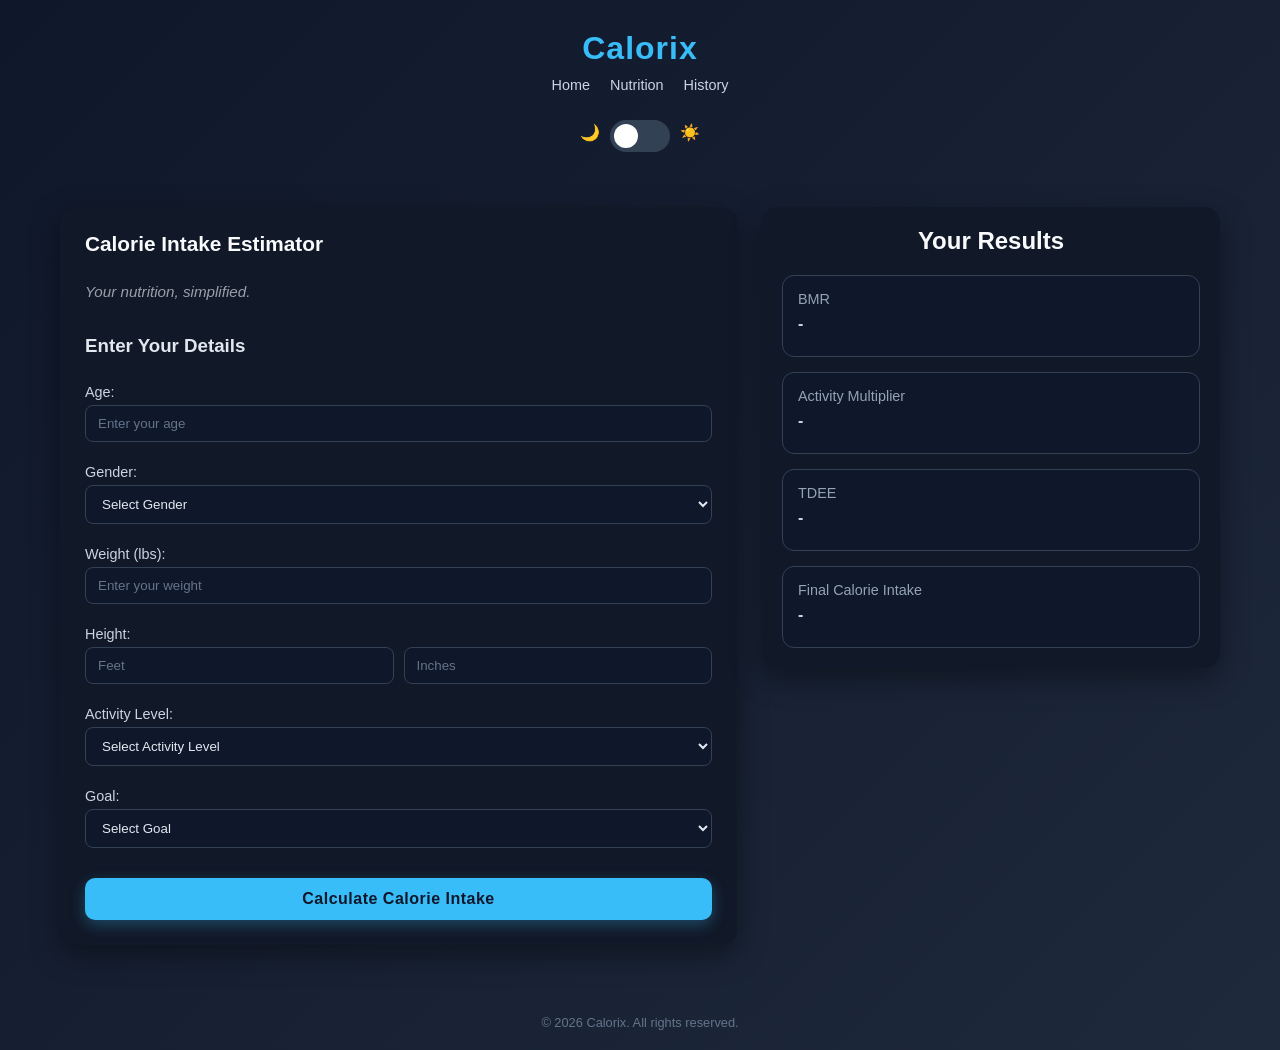
<file: index.html>
<!-- Calorix - Calorie Intake Estimator Page -->

<!DOCTYPE html>
<html lang="en">
<head>
    <meta charset="UTF-8">
    <meta name="viewport" content="width=device-width, initial-scale=1.0">
    <title>Calorix</title>
    <link rel="stylesheet" href="style.css">
</head>

<body>
    <header> 
        <h1>Calorix</h1>

        <nav class="navbar">
            <a href="index.html">Home</a>
            <a href="nutrition.html">Nutrition</a>
            <a href="history.html">History</a>
        </nav>

        <div class="theme-switch">
            <span>🌙</span>

            <label class="switch">
                <input type="checkbox" id="theme-toggle">
                <span class="slider"></span>
            </label>

            <span>☀️</span>
        </div>
    </header>
    
    <main>

        <section class="input-section">

            <h2>Calorie Intake Estimator</h2>

            <p class="tagline">
                Your nutrition, simplified.
            </p>

            <h3>Enter Your Details</h3>

            <form id="calorie-form">

                <label for="age">Age:</label>
                <input
                    type="number"
                    id="age"
                    placeholder="Enter your age"
                    min="0"
                    max="120"
                    name="age"
                    required
                >

                <label for="gender">Gender:</label>
                <select id="gender" name="gender" required>
                    <option value="">Select Gender</option>
                    <option value="male">Male</option>
                    <option value="female">Female</option>
                </select>

                <label for="weight">Weight (lbs):</label>
                <input
                    type="number"
                    id="weight"
                    placeholder="Enter your weight"
                    name="weight"
                    min="50"
                    max="600"
                    step="0.1"
                    required
                >

                <label>Height:</label>

                <div class="height-inputs">

                    <input
                        type="number"
                        id="height-feet"
                        name="height-feet"
                        placeholder="Feet"
                        min="2"
                        max="8"
                        required
                    >

                    <input
                        type="number"
                        id="height-inches"
                        name="height-inches"
                        placeholder="Inches"
                        min="0"
                        max="11"
                        step="1"
                        required
                    >

                </div>

                <label for="activity">Activity Level:</label>
                <select id="activity" name="activity" required>
                    <option value="">Select Activity Level</option>
                    <option value="sedentary">
                        Sedentary (little or no exercise)
                    </option>
                    <option value="light">
                        Lightly Active (exercise 1-3 days/week)
                    </option>
                    <option value="moderate">
                        Moderately Active (exercise 3-5 days/week)
                    </option>
                    <option value="active">
                        Active (exercise 6-7 days/week)
                    </option>
                    <option value="very-active">
                        Very Active (hard exercise daily)
                    </option>
                </select>

                <label for="goal">Goal:</label>
                <select id="goal" name="goal" required>
                    <option value="">Select Goal</option>
                    <option value="lose-weight">Lose Weight</option>
                    <option value="maintain-weight">
                        Maintain Weight
                    </option>
                    <option value="gain-weight">Gain Weight</option>
                </select>

                <button type="submit">
                    Calculate Calorie Intake
                </button>

            </form>

        </section>

        <section class="result-section">

            <h2>Your Results</h2>

            <div id="breakdown">

                <div class="result-card">
                    <h3>BMR</h3>
                    <p id="bmr-result">-</p>
                </div>

                <div class="result-card">
                    <h3>Activity Multiplier</h3>
                    <p id="activity-result">-</p>
                </div>

                <div class="result-card">
                    <h3>TDEE</h3>
                    <p id="tdee-result">-</p>
                </div>

                <div class="result-card">
                    <h3>Final Calorie Intake</h3>
                    <p id="final-result">-</p>
                </div>

            </div>

        </section>
        
    </main>

    <footer>
        <p>&copy; 2026 Calorix. All rights reserved.</p>
    </footer>

    <script src="script.js"></script>

</body>
</html>
</file>
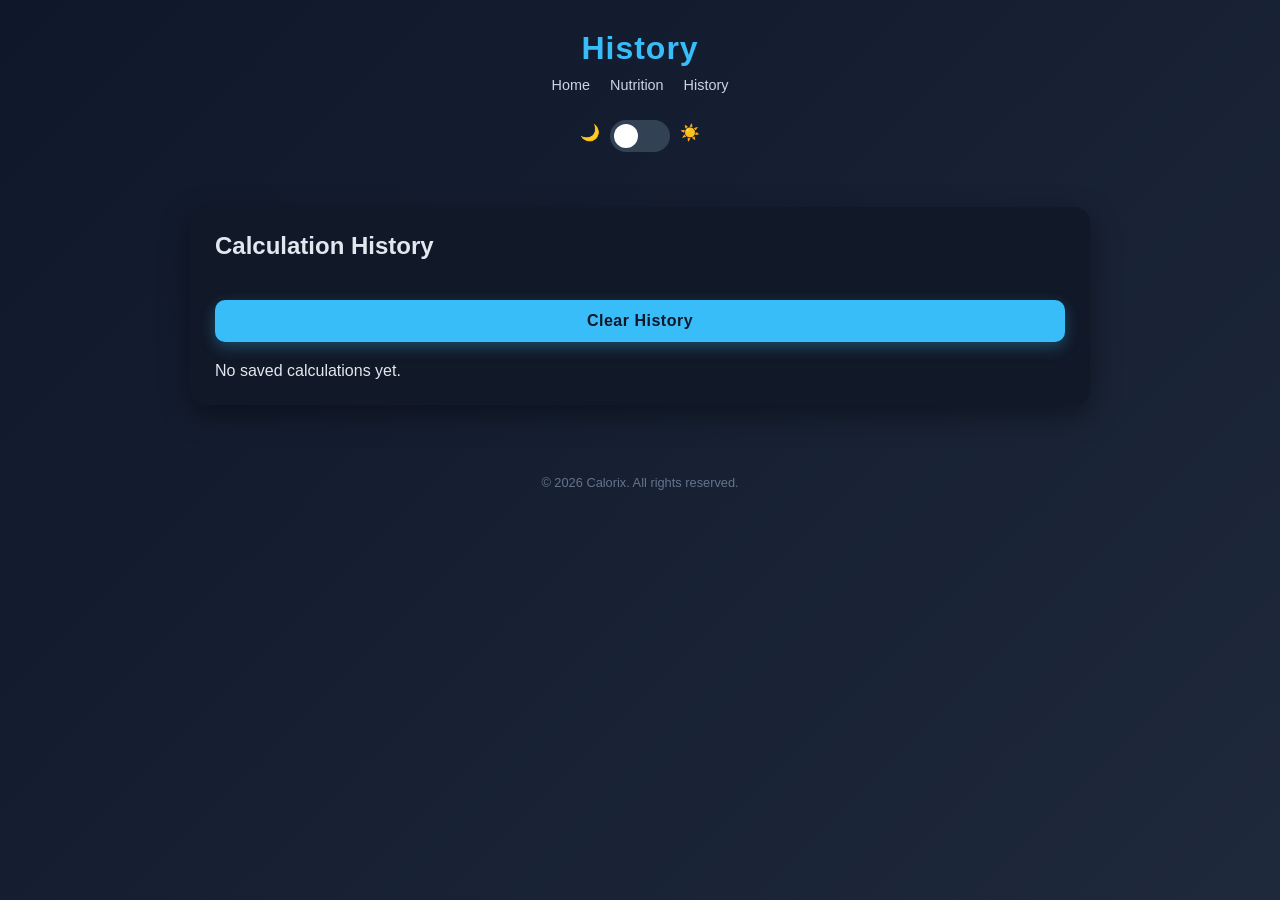
<file: history.html>
<!-- Calorie Intake Estimator Page -->

<!DOCTYPE html>
<html lang="en">
<head>
    <meta charset="UTF-8">
    <meta name="viewport" content="width=device-width, initial-scale=1.0">
    <title>History</title>
    <link rel="stylesheet" href="style.css">
</head>

<body>
    <header> 
        <h1>History</h1>
        <nav class ="navbar">
            <a href="index.html">Home</a>
            <a href="nutrition.html">Nutrition</a>
            <a href="history.html">History</a>

        </nav>
        <div class="theme-switch">
    <span>🌙</span>

    <label class="switch">
        <input type="checkbox" id="theme-toggle">
        <span class="slider"></span>
    </label>

    <span>☀️</span>
</div>
    </header>
    <main>
    <section class="history-section">
        <h2>Calculation History</h2>

        <button id="clear-history-btn">Clear History</button>

        <div id="history-list">
            <p>No saved calculations yet.</p>
        </div>
    </section>
</main>
<footer>


    <p>&copy; 2026 Calorix. All rights reserved.</p>
</footer>

    <script src="history.js"></script>

</body>
</html>
</file>
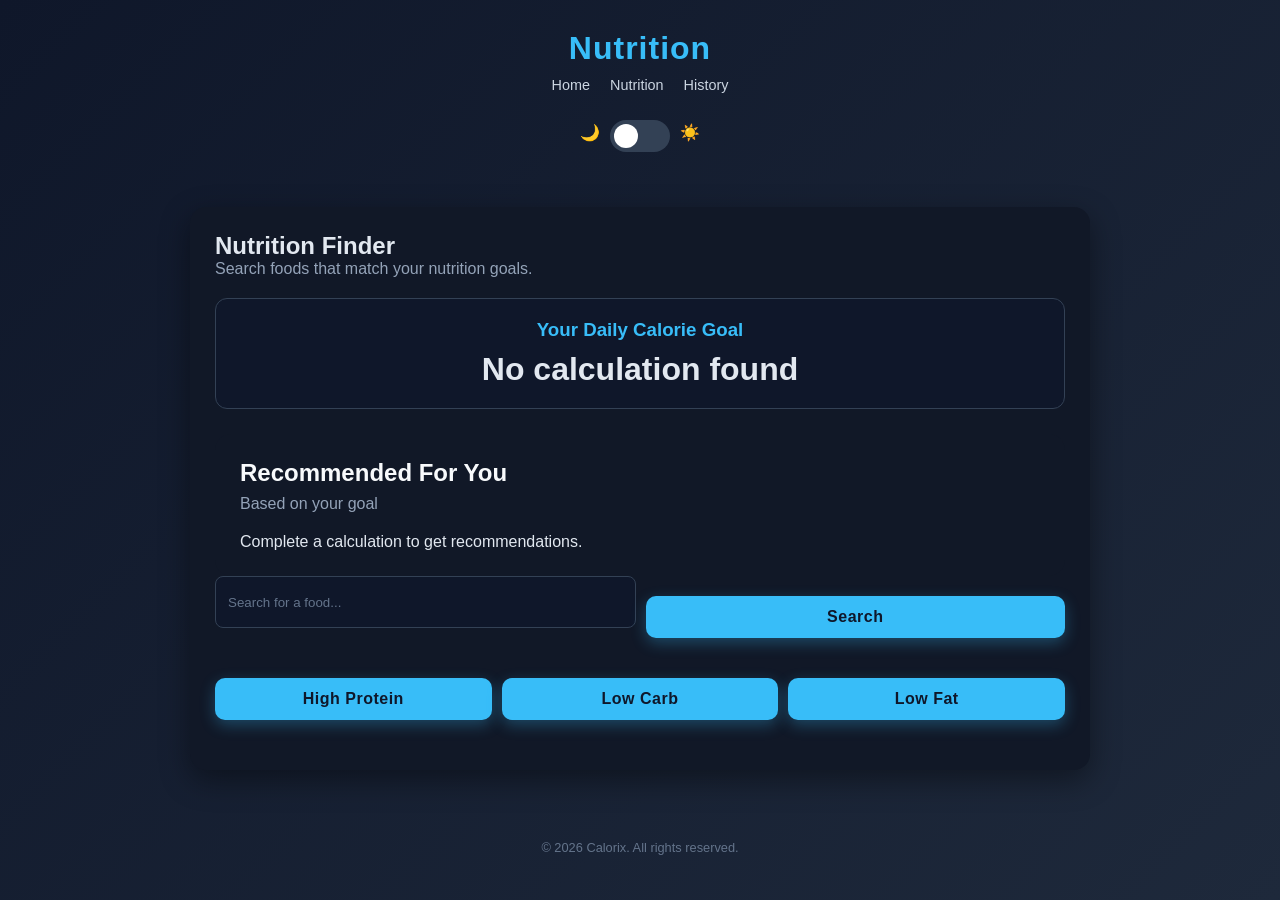
<file: nutrition.html>
<!DOCTYPE html>
<html lang="en">
<head>
    <meta charset="UTF-8">
    <meta name="viewport" content="width=device-width, initial-scale=1.0">
    <title>Nutrition</title>
    <link rel="stylesheet" href="style.css">
</head>
<body>
    <header> 
        <h1>Nutrition</h1>
        <nav class ="navbar">
            <a href="index.html">Home</a>
            <a href="nutrition.html">Nutrition</a>
            <a href="history.html">History</a>

        </nav>
        <div class="theme-switch">
    <span>🌙</span>

    <label class="switch">
        <input type="checkbox" id="theme-toggle">
        <span class="slider"></span>
    </label>

    <span>☀️</span>
</div>
    </header>
    <main>

<section class="nutrition-section">

    <h2>Nutrition Finder</h2>

    <p class="nutrition-description">
        Search foods that match your nutrition goals.
    </p>

    <div class="goal-card">

        <h3>Your Daily Calorie Goal</h3>

        <p id="daily-calories">
            --
        </p>

    </div>

<div class="recommendation-section">

    <h2>Recommended For You</h2>

    <p id="recommendation-description">
        Based on your goal
    </p>

    <div id="recommendation-list">

    </div>

</div>

    <div class="search-section">

        <input
            type="text"
            id="food-search"
            placeholder="Search for a food..."
        >

        <button id="search-button">
            Search
        </button>

    </div>

    <div class="filter-buttons">

        <button id="high-protein-filter">
            High Protein
        </button>

        <button id="low-carb-filter">
            Low Carb
        </button>

        <button id="low-fat-filter">
            Low Fat
        </button>

    </div>

    <div id="food-results">

    </div>

</section>

</main>
    <footer>

    <p>&copy; 2026 Calorix. All rights reserved.</p>
</footer>

    <script src="nutrition.js"></script>

</body>
</html>
</file>
<file: style.css>
/* Navigation Bar */
.navbar {
    display: flex;
    justify-content: center;
    gap: 20px;
    margin-top: 10px;
}

.navbar a {
    color: #cbd5e1;
    text-decoration: none;
    font-size: 0.9rem;
    transition: 0.2s ease;
}

.navbar a:hover {
    color: #38bdf8;
}

/* Global Reset */
* {
    margin: 0;
    padding: 0;
    box-sizing: border-box;
    font-family: -apple-system, BlinkMacSystemFont, 'Segoe UI', Arial, sans-serif;
}

/* Body */
body {
    background: linear-gradient(135deg, #0f172a, #1e293b);
    color: #e2e8f0;
    min-height: 100vh;
    display: flex;
    flex-direction: column;
    align-items: center;
}

/* Header */
header {
    width: 100%;
    text-align: center;
    padding: 30px 20px;
}

header h1 {
    font-size: 2rem;
    color: #38bdf8;
    letter-spacing: 1px;
}

/* Main Container */
main {
    width: 100%;
    max-width: 1200px;
    padding: 20px;
    display: flex;
    flex-direction: row;
    align-items: flex-start;
    justify-content: center;
    gap: 25px;
}

/* Input Section */
.input-section {
    flex: 1.5;
    min-width: 500px;
    background: #111827;
    padding: 25px;
    border-radius: 16px;
    box-shadow: 0 10px 30px rgba(0, 0, 0, 0.4);
    margin-bottom: 20px;
    display: flex;
    flex-direction: column;
    gap: 15px;
}

.input-section h2 {
    margin-bottom: 20px;
    font-size: 1.3rem;
    color: #f8fafc;
}

.input-section,
.result-section {
    margin: 0;
    backdrop-filter: blur(8px);
}

/* Form Elements */
form {
    display: flex;
    flex-direction: column;
}

label {
    margin-top: 12px;
    margin-bottom: 5px;
    font-size: 0.9rem;
    color: #cbd5e1;
}

input,
select {
    padding: 10px 12px;
    border-radius: 8px;
    border: 1px solid #334155;
    background: #0f172a;
    color: #e2e8f0;
    outline: none;
    transition: 0.2s ease;
    width: 100%;
    margin-bottom: 10px;
}

input:focus,
select:focus {
    border-color: #38bdf8;
    box-shadow: 0 0 0 2px rgba(56, 189, 248, 0.2);
}

input:focus,
select:focus,
button:focus {
    outline: 2px solid #38bdf8;
    outline-offset: 2px;
}

input::placeholder {
    color: #64748b;
}

/* Button */
button {
    margin-top: 20px;
    padding: 12px;
    border: none;
    border-radius: 10px;
    background: #38bdf8;
    color: #0f172a;
    font-weight: bold;
    cursor: pointer;
    transition: 0.2s ease;
    box-shadow: 0 5px 15px rgba(56, 189, 248, 0.3);
    width: 100%;
    font-size: 1rem;
    letter-spacing: 0.5px;
}

button:hover {
    background: #0ea5e9;
    transform: translateY(-1px);
    box-shadow: 0 8px 20px rgba(56, 189, 248, 0.4);
}

/* Result Section */
.result-section {
    flex: 1;
    min-width: 350px;
    background: #111827;
    padding: 20px;
    border-radius: 16px;
    box-shadow: 0 10px 30px rgba(0, 0, 0, 0.4);
    text-align: center;
}

.result-section h2 {
    margin-bottom: 10px;
    color: #f8fafc;
}

#calorie-result {
    font-size: 1.2rem;
    color: #38bdf8;
    margin-top: 10px;
}

#breakdown p {
    margin: 8px 0;
    font-size: 1rem;
    color: #cbd5e1;
}

#final-result {
    margin-top: 12px;
    font-size: 1.2rem;
    color: #38bdf8;
    font-weight: bold;
}

#breakdown {
    display: flex;
    flex-direction: column;
    gap: 15px;
    margin-top: 20px;
}

.result-card {
    background: #0f172a;
    border: 1px solid #334155;
    border-radius: 12px;
    padding: 15px;
    text-align: left;
    transition: 0.2s ease;
}

.result-card:hover {
    transform: translateY(-2px);
    border-color: #38bdf8;
}

.result-card h3 {
    font-size: 0.9rem;
    color: #94a3b8;
    margin-bottom: 8px;
    font-weight: 500;
}

.result-card p {
    font-size: 1.3rem;
    font-weight: bold;
    color: #f8fafc;
}

.final-card {
    border: 2px solid #38bdf8;
    background: rgba(56, 189, 248, 0.08);
}

.final-card p {
    color: #38bdf8;
}


/* Footer */
footer {
    margin-top: 30px;
    padding: 20px;
    font-size: 0.8rem;
    color: #64748b;
    text-align: center;
}

/* Chrome, Safari, Edge, Opera */
input[type=number]::-webkit-outer-spin-button,
input[type=number]::-webkit-inner-spin-button {
    -webkit-appearance: none;
    margin: 0;
}

/* Height Inputs Flexbox */
.height-inputs {
    display: flex;
    gap: 10px;
}

.height-inputs input {
    width: 100%;
}

/* Theme Toggle Slider */
.theme-switch {
    display: flex;
    align-items: center;
    justify-content: center;
    gap: 10px;
    margin-top: 15px;
}

.switch {
    position: relative;
    display: inline-block;
    width: 60px;
    height: 32px;
}

.switch input {
    opacity: 0;
    width: 0;
    height: 0;
}

/* Slider Background */

.slider {
    position: absolute;
    cursor: pointer;
    inset: 0;
    background-color: #334155;
    border-radius: 999px;
    transition: 0.3s ease;
}

/* Circle */

.slider::before {
    content: "";
    position: absolute;
    height: 24px;
    width: 24px;
    left: 4px;
    bottom: 4px;
    background-color: white;
    border-radius: 50%;
    transition: 0.3s ease;
}

/* Checked State */

.switch input:checked + .slider {
    background-color: #38bdf8;
}

.switch input:checked + .slider::before {
    transform: translateX(28px);
}

/* Light Mode */
.light-mode {
    background: #f1f5f9;
    color: #0f172a;
}

.light-mode .input-section,
.light-mode .result-section {
    background: white;
    color: #0f172a;
}

.light-mode input,
.light-mode select {
    background: #e2e8f0;
    color: #0f172a;
    border: 1px solid #cbd5e1;
}

.light-mode label,
.light-mode .result-card h3 {
    color: #334155;
}

.light-mode .result-card {
    background: #f8fafc;
    border-color: #cbd5e1;
}

.light-mode .result-card p {
    color: #0f172a;
}

.light-mode h1,
.light-mode h2 {
    color: #0f172a;
}

.light-mode label {
    color: #334155;
}

.light-mode p {
    color: #0f172a;
}

.light-mode #calorie-result {
    color: #0ea5e9;
}

.light-mode #bmr-result,
.light-mode #activity-result,
.light-mode #tdee-result,
.light-mode #final-result {
    color: #0f172a;
}

.light-mode #calorie-result {
    color: #0ea5e9;
}

.light-mode .final-card p {
    color: #0ea5e9;
}

.light-mode .navbar a {
    color: #334155;
}

.light-mode .navbar a:hover {
    color: #0ea5e9;
}

/* History Page - Light Mode */

.light-mode .history-section {
    background: white;
    color: #0f172a;
}

.light-mode .history-section h2 {
    color: #0f172a;
}

.light-mode .history-card {
    background: #f8fafc;
    border: 1px solid #cbd5e1;
}

.light-mode .history-card h3 {
    color: #0ea5e9;
}

.light-mode .history-card p {
    color: #0f172a;
}

.light-mode #clear-history-btn {
    background: #0ea5e9;
    color: white;
}

.light-mode #clear-history-btn:hover {
    background: #0284c7;
}


/* Footer Navigation */

.footer-nav {
    display: flex;
    justify-content: center;
    gap: 15px;
    margin-bottom: 10px;
}

.footer-nav a {
    color: #64748b;
    text-decoration: none;
    font-size: 0.8rem;
}

.footer-nav a:hover {
    color: #38bdf8;
}

/* History Section */

.history-section {
    max-width: 900px;
    width: 100%;
    margin: auto;
    background: #111827;
    padding: 25px;
    border-radius: 16px;
    box-shadow: 0 10px 30px rgba(0,0,0,.4);
}

.history-section h2 {
    margin-bottom: 20px;
}

.history-card {
    background: #0f172a;
    border: 1px solid #334155;
    border-radius: 12px;
    padding: 15px;
    margin-bottom: 15px;
}

.history-card h3 {
    color: #38bdf8;
    margin-bottom: 10px;
}

.history-card p {
    margin: 6px 0;
}

#clear-history-btn {
    margin-bottom: 20px;
}

/* Nutrition Section */

.nutrition-section {
    width: 100%;
    max-width: 900px;
    background: #111827;
    padding: 25px;
    border-radius: 16px;
    box-shadow: 0 10px 30px rgba(0,0,0,.4);
}

.nutrition-description {
    color: #94a3b8;
    margin-bottom: 20px;
}

.goal-card {
    background: #0f172a;
    border: 1px solid #334155;
    border-radius: 12px;
    padding: 20px;
    margin-bottom: 25px;
    text-align: center;
}

.goal-card h3 {
    color: #38bdf8;
}

#daily-calories {
    font-size: 2rem;
    font-weight: bold;
    margin-top: 10px;
}

.search-section {
    display: flex;
    gap: 10px;
    margin-bottom: 20px;
}

.filter-buttons {
    display: flex;
    gap: 10px;
    margin-bottom: 25px;
}

.filter-buttons button.active {
    background: #2563eb;
    color: white;
    border-color: #2563eb;
}

#food-results {
    display: flex;
    flex-direction: column;
    gap: 15px;
}

.food-card {
    background: #0f172a;
    border: 1px solid #334155;
    border-radius: 12px;
    padding: 20px;
}

.food-card h3 {
    color: #38bdf8;
    margin-bottom: 10px;
}

.food-card p {
    margin: 6px 0;
}

/* Light Mode Nutrition */

.light-mode .nutrition-section {
    background: white;
}

.light-mode .goal-card,
.light-mode .food-card {
    background: #f8fafc;
    border-color: #cbd5e1;
}

.light-mode .nutrition-description,
.light-mode .food-card p {
    color: #0f172a;
}

.light-mode .goal-card h3,
.light-mode .food-card h3 {
    color: #0ea5e9;
}

/* Recommendation Section */

.recommendation-section {
    width: 100%;
    margin-top: 25px;
    background: #111827;
    padding: 25px;
    border-radius: 16px;
}


.recommendation-section h2 {
    color: #f8fafc;
    margin-bottom: 8px;
}


#recommendation-description {
    color: #94a3b8;
    margin-bottom: 20px;
}


/* Recommendation List */

#recommendation-list {
    display: flex;
    flex-wrap: wrap;
    gap: 12px;
}


/* Recommendation Items */

.food-card {
    background: #0f172a;
    border: 1px solid #334155;
    border-radius: 20px;
    padding: 12px 18px;
    transition: 0.2s ease;
}


.food-card h3 {
    color: #38bdf8;
    font-size: 1rem;
    margin: 0;
}


.food-card p {
    display: none;
}

/* Light Mode Recommendations */

.light-mode .recommendation-section {
    background: white;
}


.light-mode .recommendation-section h2 {
    color: #0f172a;
}


.light-mode #recommendation-description {
    color: #475569;
}


.light-mode .food-card {
    background: #f8fafc;
    border-color: #cbd5e1;
}


.light-mode .food-card h3 {
    color: #0ea5e9;
}

/* Nutrition Card Section */
.nutrition-card {
    margin-top: 25px;
    background: #0f172a;
    border: 1px solid #334155;
    border-radius: 12px;
    padding: 20px;
}

.nutrition-card h3 {
    color: #38bdf8;
    margin-bottom: 20px;
    font-size: 1.2rem;
}

.nutrition-grid {
    display: grid;
    grid-template-columns: repeat(2, 1fr);
    gap: 12px;
}

.nutrition-grid div {
    background: #111827;
    border-radius: 8px;
    padding: 12px;
}

.nutrition-grid span {
    display: block;
    color: #94a3b8;
    font-size: 0.8rem;
    margin-bottom: 4px;
}

.nutrition-grid strong {
    color: #f8fafc;
    font-size: 1rem;
}

/* Light Mode Nutrition Card Section */

.light-mode .nutrition-card {
    background: #f8fafc;
    border-color: #cbd5e1;
}

.light-mode .nutrition-card h3 {
    color: #0ea5e9;
}

.light-mode .nutrition-grid div {
    background: white;
}

.light-mode .nutrition-grid span {
    color: #475569;
}

.light-mode .nutrition-grid strong {
    color: #0f172a;
}

.recommendation-food {
    cursor: pointer;
}

.recommendation-food p {
    color: #38bdf8;
    font-size: 0.85rem;
}

.light-mode .recommendation-food p {
    color: #0ea5e9;
}

.tagline {
    margin-top: -8px;
    margin-bottom: 20px;
    font-style: italic;
    opacity: 0.65;
    font-size: 0.95rem;
}
</file>
